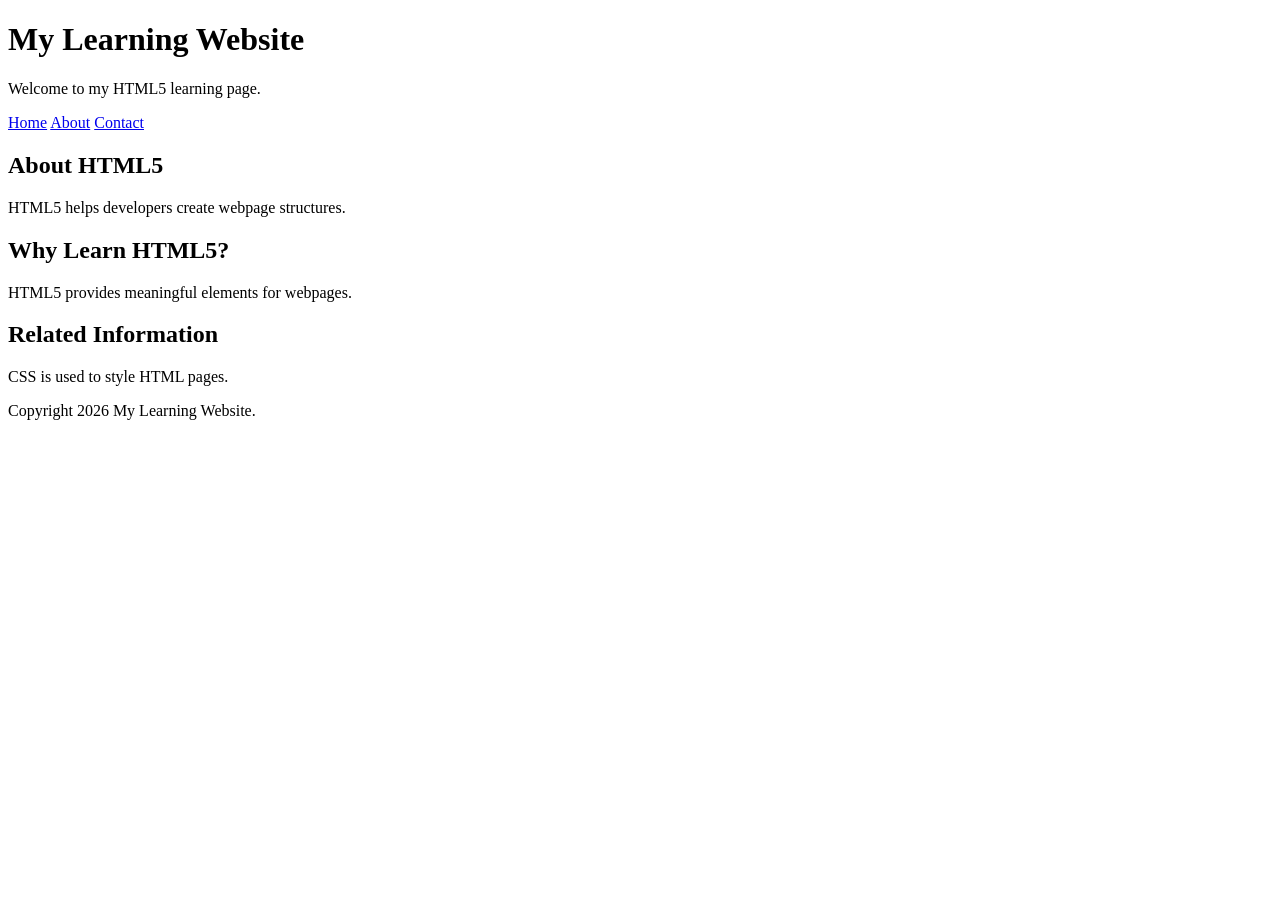
<file: index.html>
<!DOCTYPE html>
<html lang="en">

<head>
    <meta charset="UTF-8">

    <meta name="viewport" content="width=device-width, initial-scale=1.0">

    <title>My HTML5 Learning Page</title>

    <meta name="description"
        content="Learning HTML5 semantic elements and accessibility.">
</head>

<body>

    <!-- Header -->
    <header>
        <h1>My Learning Website</h1>
        <p>Welcome to my HTML5 learning page.</p>
    </header>

    <!-- Navigation -->
    <nav aria-label="Main navigation">
        <a href="#home">Home</a>
        <a href="#about">About</a>
        <a href="#contact">Contact</a>
    </nav>

    <!-- Main Content -->
    <main id="home">

        <!-- Section -->
        <section id="about">
            <h2>About HTML5</h2>
            <p>HTML5 helps developers create webpage structures.</p>
        </section>

        <!-- Article -->
        <article>
            <h2>Why Learn HTML5?</h2>
            <p>HTML5 provides meaningful elements for webpages.</p>
        </article>

        <!-- Aside -->
        <aside>
            <h2>Related Information</h2>
            <p>CSS is used to style HTML pages.</p>
        </aside>

    </main>

    <!-- Footer -->
    <footer id="contact">
        <p>Copyright 2026 My Learning Website.</p>
    </footer>

</body>
</html>
</file>
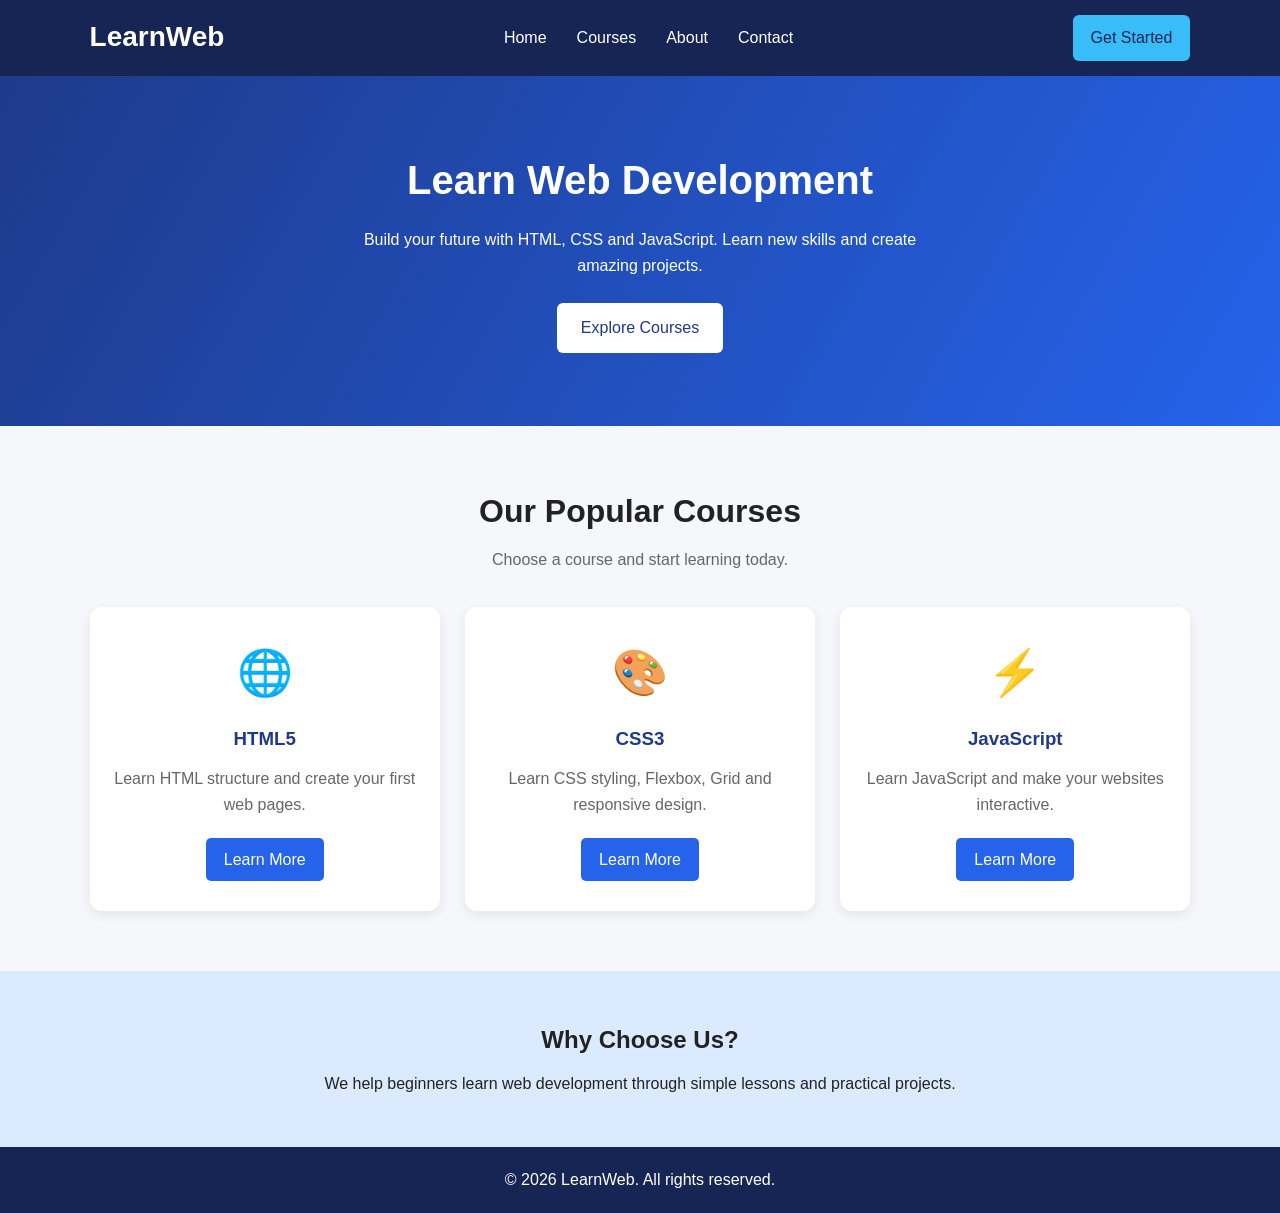
<file: day2/index.html>
<!DOCTYPE html>
<html lang="en">
<head>
    <meta charset="UTF-8">
    <meta name="viewport" content="width=device-width, initial-scale=1.0">

    <meta name="description" content="Learn web development with HTML, CSS and JavaScript.">

    <title>My Learning Website</title>

    <link rel="stylesheet" href="style.css">
</head>
<body>

    <!-- Header and Navigation -->
    <header class="header">
        <nav class="navbar" aria-label="Main navigation">

            <h1 class="logo">LearnWeb</h1>

            <ul class="nav-links">
                <li><a href="#home">Home</a></li>
                <li><a href="#courses">Courses</a></li>
                <li><a href="#about">About</a></li>
                <li><a href="#contact">Contact</a></li>
            </ul>

            <a href="#courses" class="nav-button">Get Started</a>

        </nav>
    </header>

    <!-- Main Content -->
    <main>

        <!-- Hero Section -->
        <section class="hero" id="home">

            <div class="hero-content">
                <h2>Learn Web Development</h2>

                <p>
                    Build your future with HTML, CSS and JavaScript.
                    Learn new skills and create amazing projects.
                </p>

                <a href="#courses" class="hero-button">Explore Courses</a>
            </div>

        </section>

        <!-- Courses Section -->
        <section class="courses" id="courses">

            <h2>Our Popular Courses</h2>

            <p class="section-description">
                Choose a course and start learning today.
            </p>

            <!-- CSS Grid Container -->
            <div class="course-grid">

                <article class="course-card">
                    <div class="course-icon">🌐</div>
                    <h3>HTML5</h3>
                    <p>
                        Learn HTML structure and create
                        your first web pages.
                    </p>
                    <a href="#about" class="card-button">Learn More</a>
                </article>

                <article class="course-card">
                    <div class="course-icon">🎨</div>
                    <h3>CSS3</h3>
                    <p>
                        Learn CSS styling, Flexbox,
                        Grid and responsive design.
                    </p>
                    <a href="#about" class="card-button">Learn More</a>
                </article>

                <article class="course-card">
                    <div class="course-icon">⚡</div>
                    <h3>JavaScript</h3>
                    <p>
                        Learn JavaScript and make
                        your websites interactive.
                    </p>
                    <a href="#about" class="card-button">Learn More</a>
                </article>

            </div>

        </section>

        <!-- About Section -->
        <section class="about" id="about">
            <h2>Why Choose Us?</h2>
            <p>
                We help beginners learn web development
                through simple lessons and practical projects.
            </p>
        </section>

    </main>

    <!-- Footer -->
    <footer class="footer" id="contact">
        <p>&copy; 2026 LearnWeb. All rights reserved.</p>
    </footer>

</body>
</html>
</file>
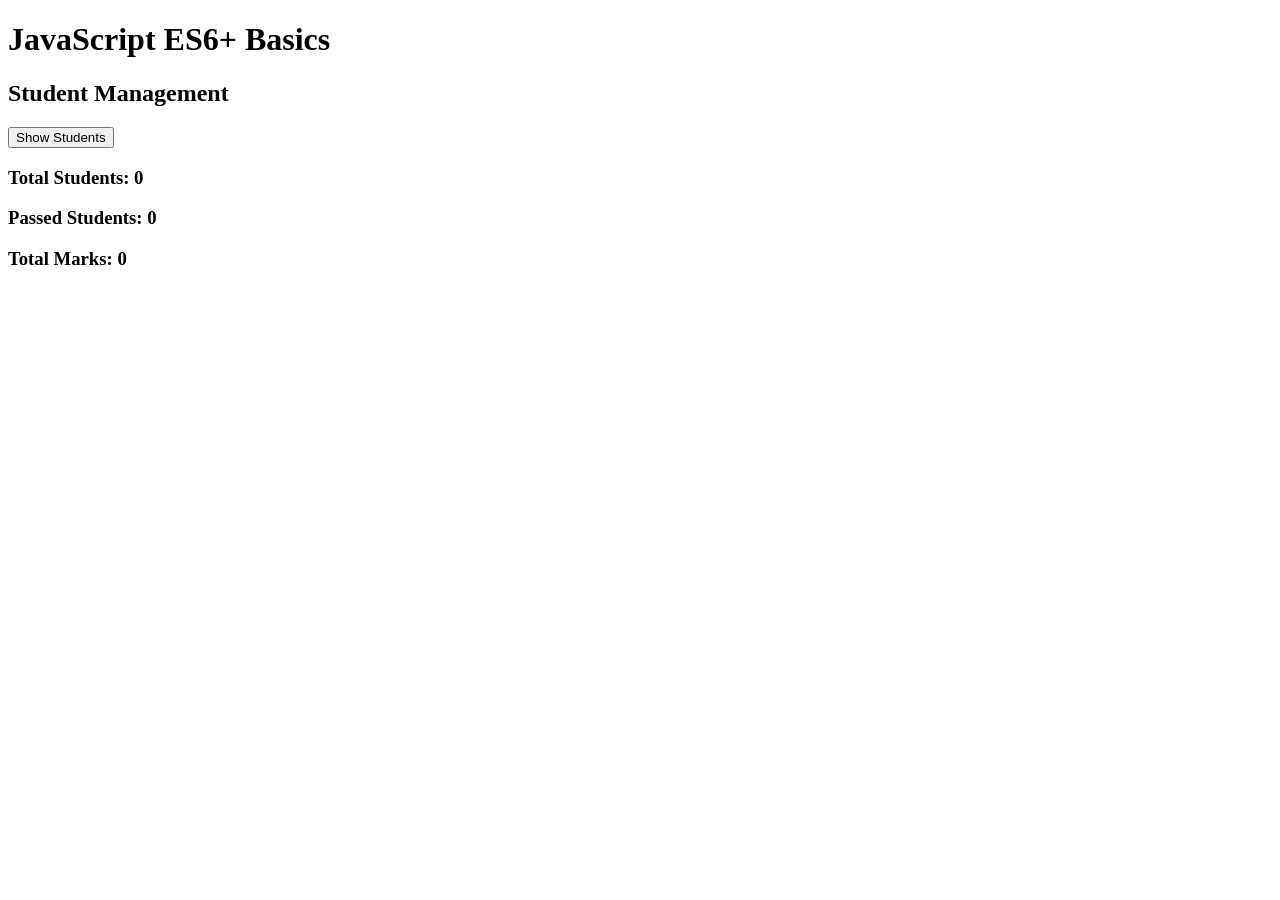
<file: day3/index.html>
<!DOCTYPE html>
<html lang="en">
<head>
    <meta charset="UTF-8">
    <meta name="viewport" content="width=device-width, initial-scale=1.0">
    <title>JavaScript ES6+ Basics</title>
</head>
<body>

    <h1>JavaScript ES6+ Basics</h1>

    <h2>Student Management</h2>

    <button id="showStudents">Show Students</button>

    <div id="studentList"></div>

    <h3>Total Students: <span id="totalStudents">0</span></h3>
    <h3>Passed Students: <span id="passedStudents">0</span></h3>
    <h3>Total Marks: <span id="totalMarks">0</span></h3>

    <script src="script.js"></script>
</body>
</html>
</file>
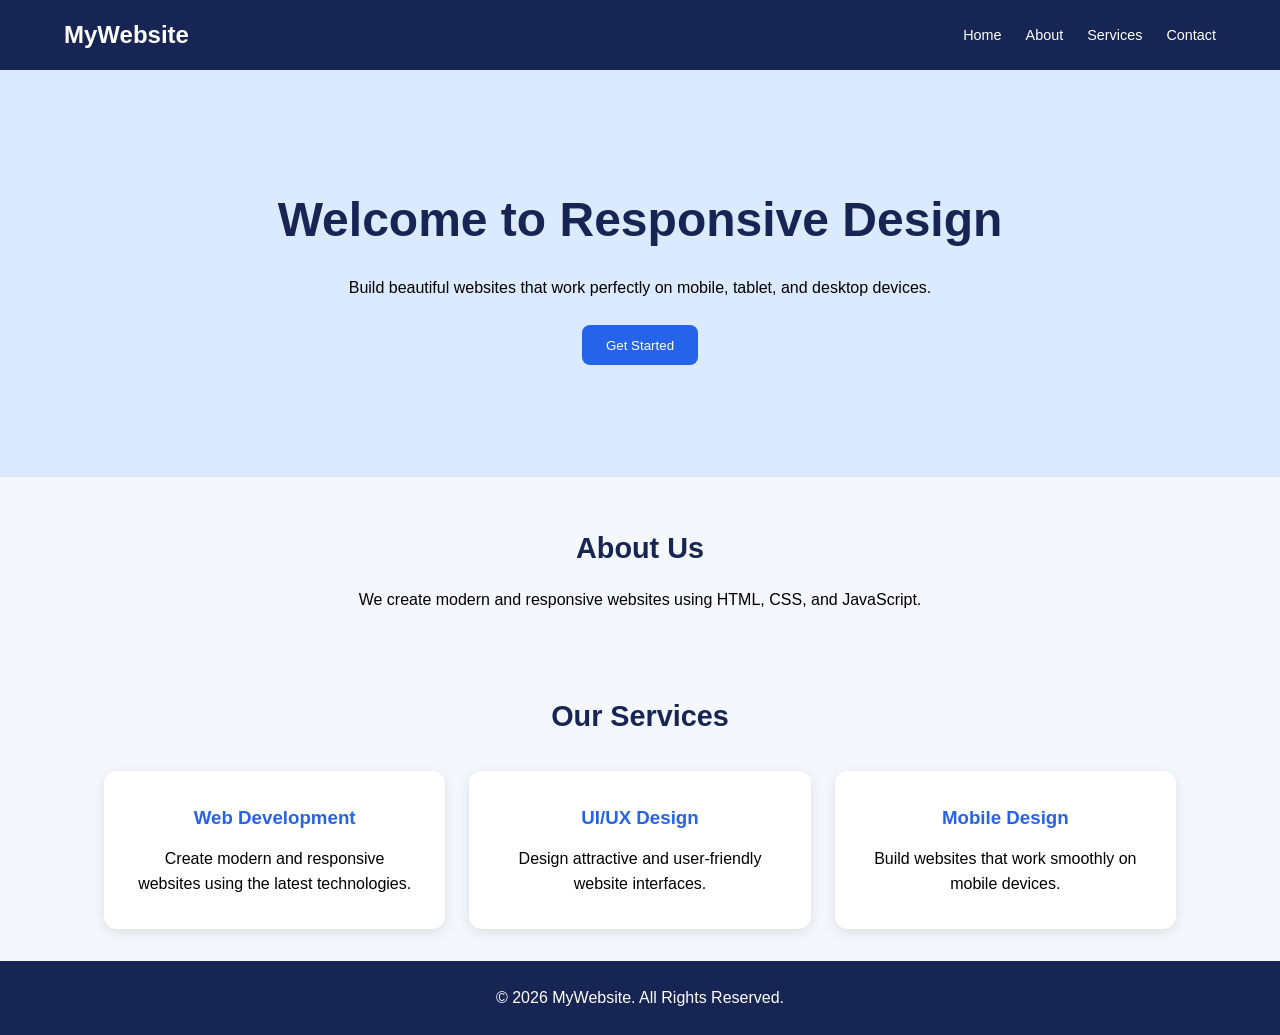
<file: day4/index.html>
<!DOCTYPE html>
<html lang="en">
<head>
    <meta charset="UTF-8">

    <!-- Responsive viewport -->
    <meta name="viewport" content="width=device-width, initial-scale=1.0">

    <meta name="description" content="Responsive design practice project">

    <title>Responsive Design | Day 4</title>

     <!-- External CSS --> 
    <link rel="stylesheet" href="style.css">
</head>
<body>

    <!-- Navbar -->
    <header class="header">
        <nav class="navbar">
            <h2 class="logo">MyWebsite</h2>

            <ul class="nav-links">
                <li><a href="#home">Home</a></li>
                <li><a href="#about">About</a></li>
                <li><a href="#services">Services</a></li>
                <li><a href="#contact">Contact</a></li>
            </ul>
        </nav>
    </header>

    <!-- Hero Section -->
    <main>
        <section class="hero" id="home">
            <div class="hero-content">
                <h1>Welcome to Responsive Design</h1>

                <p>
                    Build beautiful websites that work perfectly
                    on mobile, tablet, and desktop devices.
                </p>

                <button class="btn">Get Started</button>
            </div>
        </section>

        <!-- About Section -->
        <section class="about" id="about">
            <h2>About Us</h2>
            <p>
                We create modern and responsive websites
                using HTML, CSS, and JavaScript.
            </p>
        </section>

        <!-- Services Section -->
        <section class="services" id="services">
            <h2>Our Services</h2>

            <div class="card-container">

                <div class="card">
                    <h3>Web Development</h3>
                    <p>
                        Create modern and responsive websites
                        using the latest technologies.
                    </p>
                </div>

                <div class="card">
                    <h3>UI/UX Design</h3>
                    <p>
                        Design attractive and user-friendly
                        website interfaces.
                    </p>
                </div>

                <div class="card">
                    <h3>Mobile Design</h3>
                    <p>
                        Build websites that work smoothly
                        on mobile devices.
                    </p>
                </div>

            </div>
        </section>
    </main>

    <!-- Footer -->
    <footer class="footer" id="contact">
        <p>&copy; 2026 MyWebsite. All Rights Reserved.</p>
    </footer>

</body>
</html>
</file>
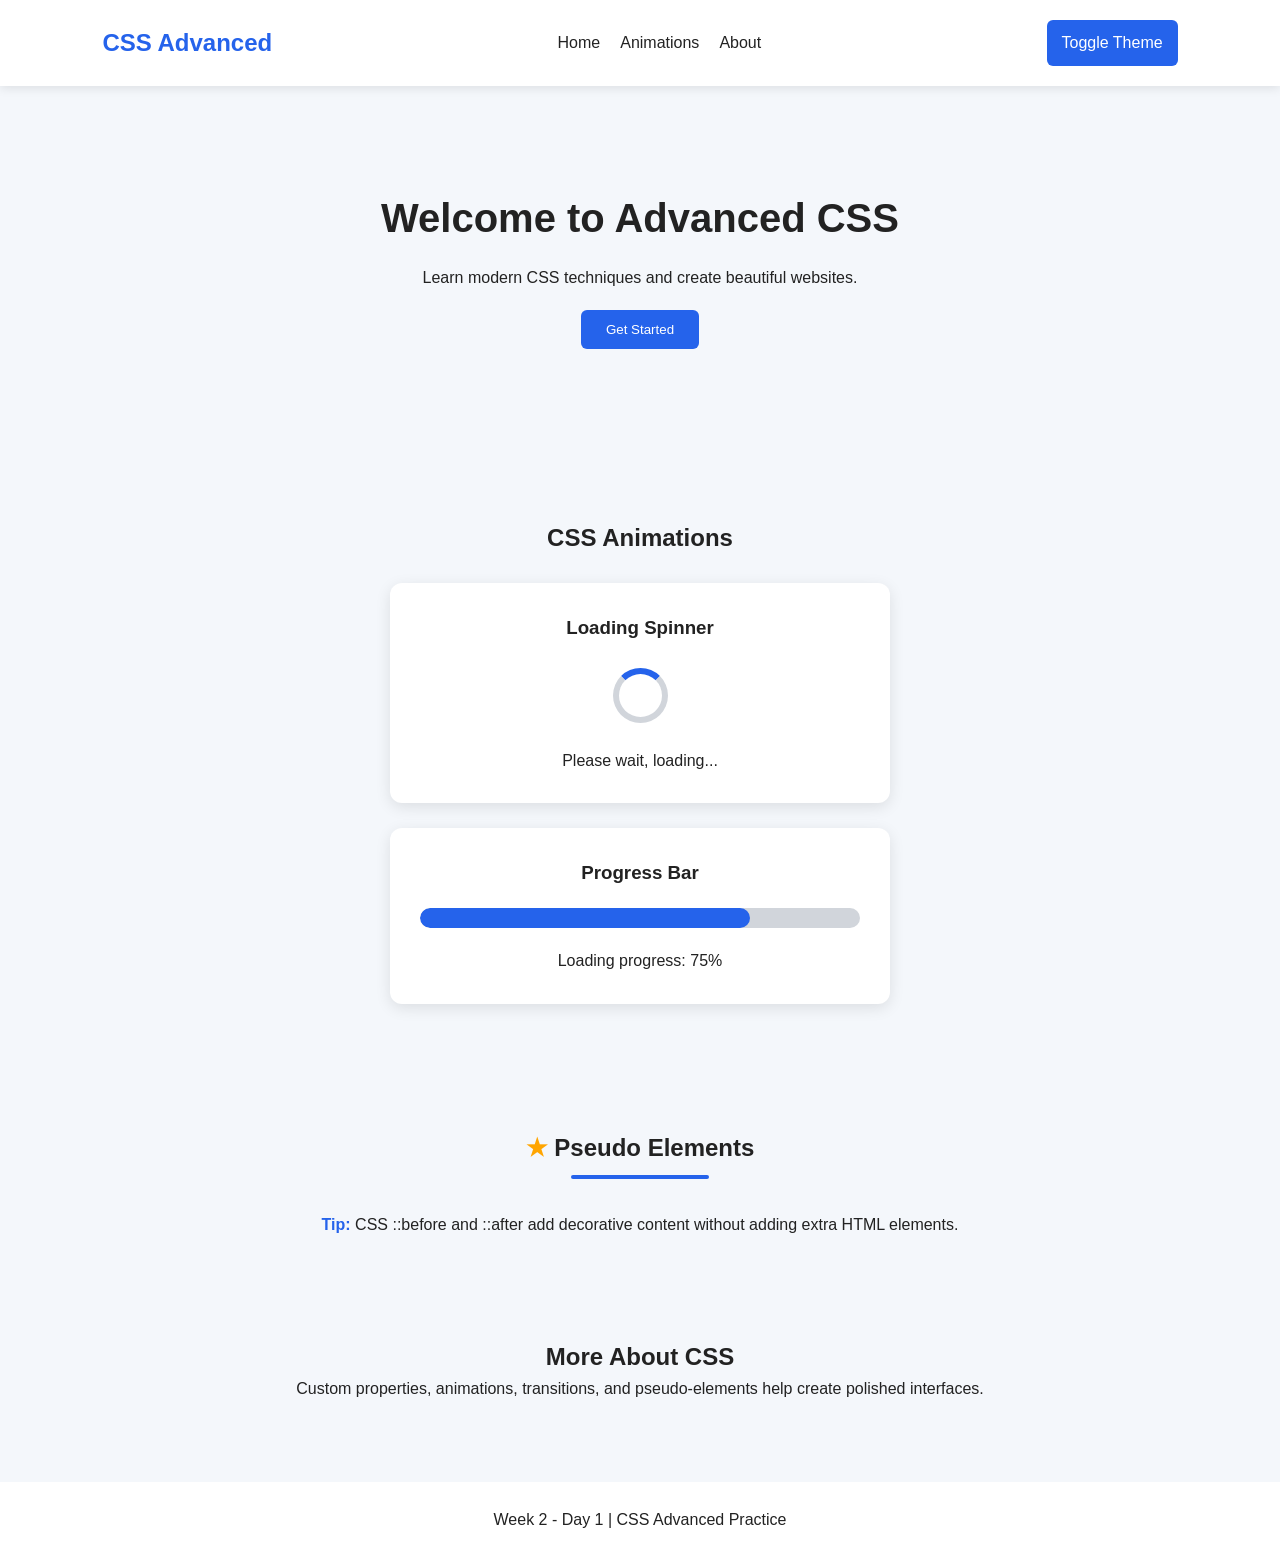
<file: week2/day1/index.html>
<!DOCTYPE html>
<html lang="en">
<head>
    <meta charset="UTF-8">
    <meta name="viewport" content="width=device-width, initial-scale=1.0">
    <title>CSS Advanced - Week 2 Day 1</title>
    <link rel="stylesheet" href="advanced_styles.css">
</head>
<body>

    <!-- Theme Switcher -->
    <input type="checkbox" id="theme-toggle">

    <header>
        <nav class="navbar">
            <h2 class="logo">CSS Advanced</h2>

            <div class="nav-links">
                <a href="#home">Home</a>
                <a href="#animations">Animations</a>
                <a href="#about">About</a>
            </div>

            <label for="theme-toggle" class="theme-btn">
                Toggle Theme
            </label>
        </nav>
    </header>

    <!-- Home Section -->
    <main>
        <section id="home" class="hero">
            <h1>Welcome to Advanced CSS</h1>
            <p>Learn modern CSS techniques and create beautiful websites.</p>
            <button class="primary-btn">Get Started</button>
        </section>

        <!-- Animation Section -->
        <section id="animations" class="container">
            <h2>CSS Animations</h2>

            <div class="card">
                <h3>Loading Spinner</h3>
                <div class="spinner"></div>
                <p>Please wait, loading...</p>
            </div>

            <div class="card">
                <h3>Progress Bar</h3>
                <div class="progress-container">
                    <div class="progress-bar"></div>
                </div>
                <p>Loading progress: 75%</p>
            </div>
        </section>

        <!-- Pseudo Elements -->
        <section id="about" class="container">
            <h2 class="decorated-heading">Pseudo Elements</h2>
            <p class="description">
                CSS ::before and ::after add decorative content
                without adding extra HTML elements.
            </p>
        </section>

        <section class="container">
            <h2>More About CSS</h2>
            <p>
                Custom properties, animations, transitions,
                and pseudo-elements help create polished interfaces.
            </p>
        </section>
    </main>

    <footer>
        <p>Week 2 - Day 1 | CSS Advanced Practice</p>
    </footer>

</body>
</html>
</file>
<file: day2/style.css>
/* General Styles */
* {
    margin: 0;
    padding: 0;
    box-sizing: border-box;
}

html {
    scroll-behavior: smooth;
}

body {
    font-family: Arial, sans-serif;
    line-height: 1.6;
    background-color: #f5f7fb;
    color: #222;
}

/* Header */
.header {
    background-color: #172554;
    padding: 15px 7%;
}

/* Flexbox Navigation */
.navbar {
    display: flex;
    justify-content: space-between;
    align-items: center;
}

.logo {
    color: white;
    font-size: 28px;
}

.nav-links {
    display: flex;
    gap: 30px;
    list-style: none;
}

.nav-links a {
    color: white;
    text-decoration: none;
    transition: color 0.3s ease;
}

.nav-links a:hover {
    color: #38bdf8;
}

.nav-button {
    background-color: #38bdf8;
    color: #172554;
    padding: 10px 18px;
    border-radius: 6px;
    text-decoration: none;
    transition: background-color 0.3s ease;
}

.nav-button:hover {
    background-color: white;
}

/* Hero Section */
.hero {
    min-height: 350px;
    background: linear-gradient(120deg, #1e3a8a, #2563eb);
    color: white;

    display: flex;
    justify-content: center;
    align-items: center;

    text-align: center;
    padding: 40px 20px;
}

.hero-content h2 {
    font-size: 40px;
    margin-bottom: 15px;
}

.hero-content p {
    max-width: 600px;
    margin: 0 auto 25px;
}

.hero-button {
    display: inline-block;
    background-color: white;
    color: #1e3a8a;
    padding: 12px 24px;
    border-radius: 6px;
    text-decoration: none;
    transition: transform 0.3s ease;
}

.hero-button:hover {
    transform: translateY(-4px);
}

/* Courses Section */
.courses {
    padding: 60px 7%;
    text-align: center;
}

.courses h2 {
    font-size: 32px;
    margin-bottom: 10px;
}

.section-description {
    color: #666;
    margin-bottom: 35px;
}

/* CSS Grid Layout */
.course-grid {
    display: grid;
    grid-template-columns: repeat(3, 1fr);
    gap: 25px;
}

/* Course Cards */
.course-card {
    background-color: white;
    padding: 30px 20px;
    border-radius: 12px;
    box-shadow: 0 4px 12px rgba(0, 0, 0, 0.08);

    transition: transform 0.3s ease,
                box-shadow 0.3s ease;
}

.course-card:hover {
    transform: translateY(-8px);
    box-shadow: 0 10px 22px rgba(0, 0, 0, 0.15);
}

.course-icon {
    font-size: 45px;
    margin-bottom: 15px;
}

.course-card h3 {
    margin-bottom: 12px;
    color: #1e3a8a;
}

.course-card p {
    color: #666;
    margin-bottom: 20px;
}

.card-button {
    display: inline-block;
    background-color: #2563eb;
    color: white;
    padding: 9px 18px;
    border-radius: 5px;
    text-decoration: none;
    transition: background-color 0.3s ease;
}

.card-button:hover {
    background-color: #172554;
}

/* About Section */
.about {
    background-color: #dbeafe;
    padding: 50px 20px;
    text-align: center;
}

.about h2 {
    margin-bottom: 12px;
}

/* Footer */
.footer {
    background-color: #172554;
    color: white;
    text-align: center;
    padding: 20px;
}

/* Responsive Design */
@media (max-width: 768px) {

    .navbar {
        flex-direction: column;
        gap: 15px;
    }

    .nav-links {
        flex-wrap: wrap;
        justify-content: center;
        gap: 15px;
    }

    .hero-content h2 {
        font-size: 30px;
    }

    .course-grid {
        grid-template-columns: repeat(2, 1fr);
    }
}

@media (max-width: 480px) {

    .course-grid {
        grid-template-columns: 1fr;
    }

    .courses h2 {
        font-size: 26px;
    }

    .hero-content h2 {
        font-size: 26px;
    }
}
</file>
<file: day4/style.css>
/* Remove default spacing */
* {
    margin: 0;
    padding: 0;
    box-sizing: border-box;
}

/* Mobile-first base styles */
body {
    font-family: Arial, sans-serif;
    line-height: 1.6;
    background-color: #f4f7fb;
}

/* Navbar */
.header {
    background-color: #172554;
    color: white;
    padding: 1rem 5%;
}

.navbar {
    display: flex;
    flex-direction: column;
    align-items: center;
    gap: 1rem;
}

.logo {
    font-size: 1.5rem;
}

.nav-links {
    list-style: none;
    display: flex;
    flex-wrap: wrap;
    justify-content: center;
    gap: 1rem;
}

.nav-links a {
    color: white;
    text-decoration: none;
    font-size: 0.9rem;
}

/* Hero Section */
.hero {
    background-color: #dbeafe;
    padding: 4rem 5%;
    text-align: center;
}

.hero-content h1 {
    font-size: 2rem;
    color: #172554;
    margin-bottom: 1rem;
}

.hero-content p {
    font-size: 1rem;
    margin-bottom: 1.5rem;
}

.btn {
    background-color: #2563eb;
    color: white;
    border: none;
    padding: 0.8rem 1.5rem;
    border-radius: 0.5rem;
    cursor: pointer;
}

/* About Section */
.about {
    padding: 3rem 5%;
    text-align: center;
}

.about h2,
.services h2 {
    font-size: 1.8rem;
    margin-bottom: 1rem;
    color: #172554;
}

/* Services Section */
.services {
    padding: 2rem 5%;
    text-align: center;
}

.card-container {
    display: grid;
    grid-template-columns: 1fr;
    gap: 1.5rem;
    margin-top: 2rem;
}

.card {
    background-color: white;
    padding: 2rem;
    border-radius: 0.8rem;
    box-shadow: 0 0.2rem 0.8rem rgba(0, 0, 0, 0.1);
}

.card h3 {
    color: #2563eb;
    margin-bottom: 0.8rem;
}

/* Footer */
.footer {
    background-color: #172554;
    color: white;
    text-align: center;
    padding: 1.5rem 5%;
}

/* TABLET - 768px */
@media (min-width: 768px) {

    .navbar {
        flex-direction: row;
        justify-content: space-between;
    }

    .nav-links {
        gap: 1.5rem;
    }

    .hero {
        padding: 6rem 10%;
    }

    .hero-content h1 {
        font-size: 2.5rem;
    }

    .card-container {
        grid-template-columns: repeat(2, 1fr);
    }
}

/* DESKTOP - 1200px */
@media (min-width: 1200px) {

    .navbar {
        max-width: 75rem;
        margin: auto;
    }

    .hero {
        padding: 7rem 15%;
    }

    .hero-content h1 {
        font-size: 3rem;
    }

    .about,
    .services {
        max-width: 75rem;
        margin: auto;
    }

    .card-container {
        grid-template-columns: repeat(3, 1fr);
    }
}
</file>
<file: week2/day1/advanced_styles.css>
/* 1. CSS Custom Properties */
:root {
    --bg-color: #f4f7fb;
    --text-color: #222222;
    --card-color: #ffffff;
    --primary-color: #2563eb;
    --nav-color: #ffffff;
}

/* 2. Dark Theme */
body:has(#theme-toggle:checked) {
    --bg-color: #121827;
    --text-color: #ffffff;
    --card-color: #1f2937;
    --primary-color: #60a5fa;
    --nav-color: #1f2937;
}

/* General Styles */
* {
    margin: 0;
    padding: 0;
    box-sizing: border-box;
}

html {
    scroll-behavior: smooth;
}

body {
    background-color: var(--bg-color);
    color: var(--text-color);
    font-family: Arial, sans-serif;
    line-height: 1.6;
    transition: background-color 0.4s, color 0.4s;
}

/* Hide Theme Checkbox */
#theme-toggle {
    display: none;
}

/* 3. Sticky Navigation */
header {
    position: sticky;
    top: 0;
    z-index: 100;
}

.navbar {
    display: flex;
    justify-content: space-between;
    align-items: center;
    flex-wrap: wrap;
    gap: 15px;
    padding: 20px 8%;
    background-color: var(--nav-color);
    box-shadow: 0 2px 10px rgba(0, 0, 0, 0.1);
}

.logo {
    color: var(--primary-color);
}

.nav-links {
    display: flex;
    gap: 20px;
}

.nav-links a {
    color: var(--text-color);
    text-decoration: none;
    transition: color 0.3s;
}

.nav-links a:hover {
    color: var(--primary-color);
}

/* Theme Button */
.theme-btn {
    background-color: var(--primary-color);
    color: white;
    padding: 10px 15px;
    border-radius: 6px;
    cursor: pointer;
}

/* Hero Section */
.hero {
    text-align: center;
    padding: 100px 20px;
}

.hero h1 {
    font-size: 40px;
    margin-bottom: 15px;
}

.primary-btn {
    background-color: var(--primary-color);
    color: white;
    border: none;
    padding: 12px 25px;
    margin-top: 20px;
    border-radius: 6px;
    cursor: pointer;
    transition: transform 0.3s;
}

.primary-btn:hover {
    transform: scale(1.08);
}

/* Common Container */
.container {
    max-width: 1000px;
    margin: 40px auto;
    padding: 30px 20px;
    text-align: center;
}

.card {
    background-color: var(--card-color);
    padding: 30px;
    margin: 25px auto;
    max-width: 500px;
    border-radius: 12px;
    box-shadow: 0 4px 15px rgba(0, 0, 0, 0.1);
}

/* 4. CSS Loading Spinner */
.spinner {
    width: 55px;
    height: 55px;
    border: 6px solid #d1d5db;
    border-top: 6px solid var(--primary-color);
    border-radius: 50%;
    margin: 25px auto;
    animation: spin 1s linear infinite;
}

@keyframes spin {
    from {
        transform: rotate(0deg);
    }

    to {
        transform: rotate(360deg);
    }
}

/* 5. Animated Progress Bar */
.progress-container {
    width: 100%;
    height: 20px;
    background-color: #d1d5db;
    border-radius: 20px;
    overflow: hidden;
    margin: 20px 0;
}

.progress-bar {
    width: 75%;
    height: 100%;
    background-color: var(--primary-color);
    border-radius: 20px;
    animation: progress 2s ease-in-out;
}

@keyframes progress {
    from {
        width: 0;
    }

    to {
        width: 75%;
    }
}

/* 6. Pseudo Elements */
.decorated-heading {
    display: inline-block;
    position: relative;
    margin-bottom: 25px;
}

.decorated-heading::before {
    content: "★ ";
    color: orange;
}

.decorated-heading::after {
    content: "";
    display: block;
    width: 60%;
    height: 4px;
    background-color: var(--primary-color);
    margin: 8px auto;
    border-radius: 5px;
}

.description::before {
    content: "Tip: ";
    font-weight: bold;
    color: var(--primary-color);
}

/* Footer */
footer {
    text-align: center;
    padding: 25px;
    background-color: var(--card-color);
    margin-top: 50px;
}

/* 7. Responsive Design */
@media (max-width: 600px) {
    .navbar {
        flex-direction: column;
    }

    .hero h1 {
        font-size: 28px;
    }

    .nav-links {
        flex-wrap: wrap;
        justify-content: center;
    }
}
</file>
